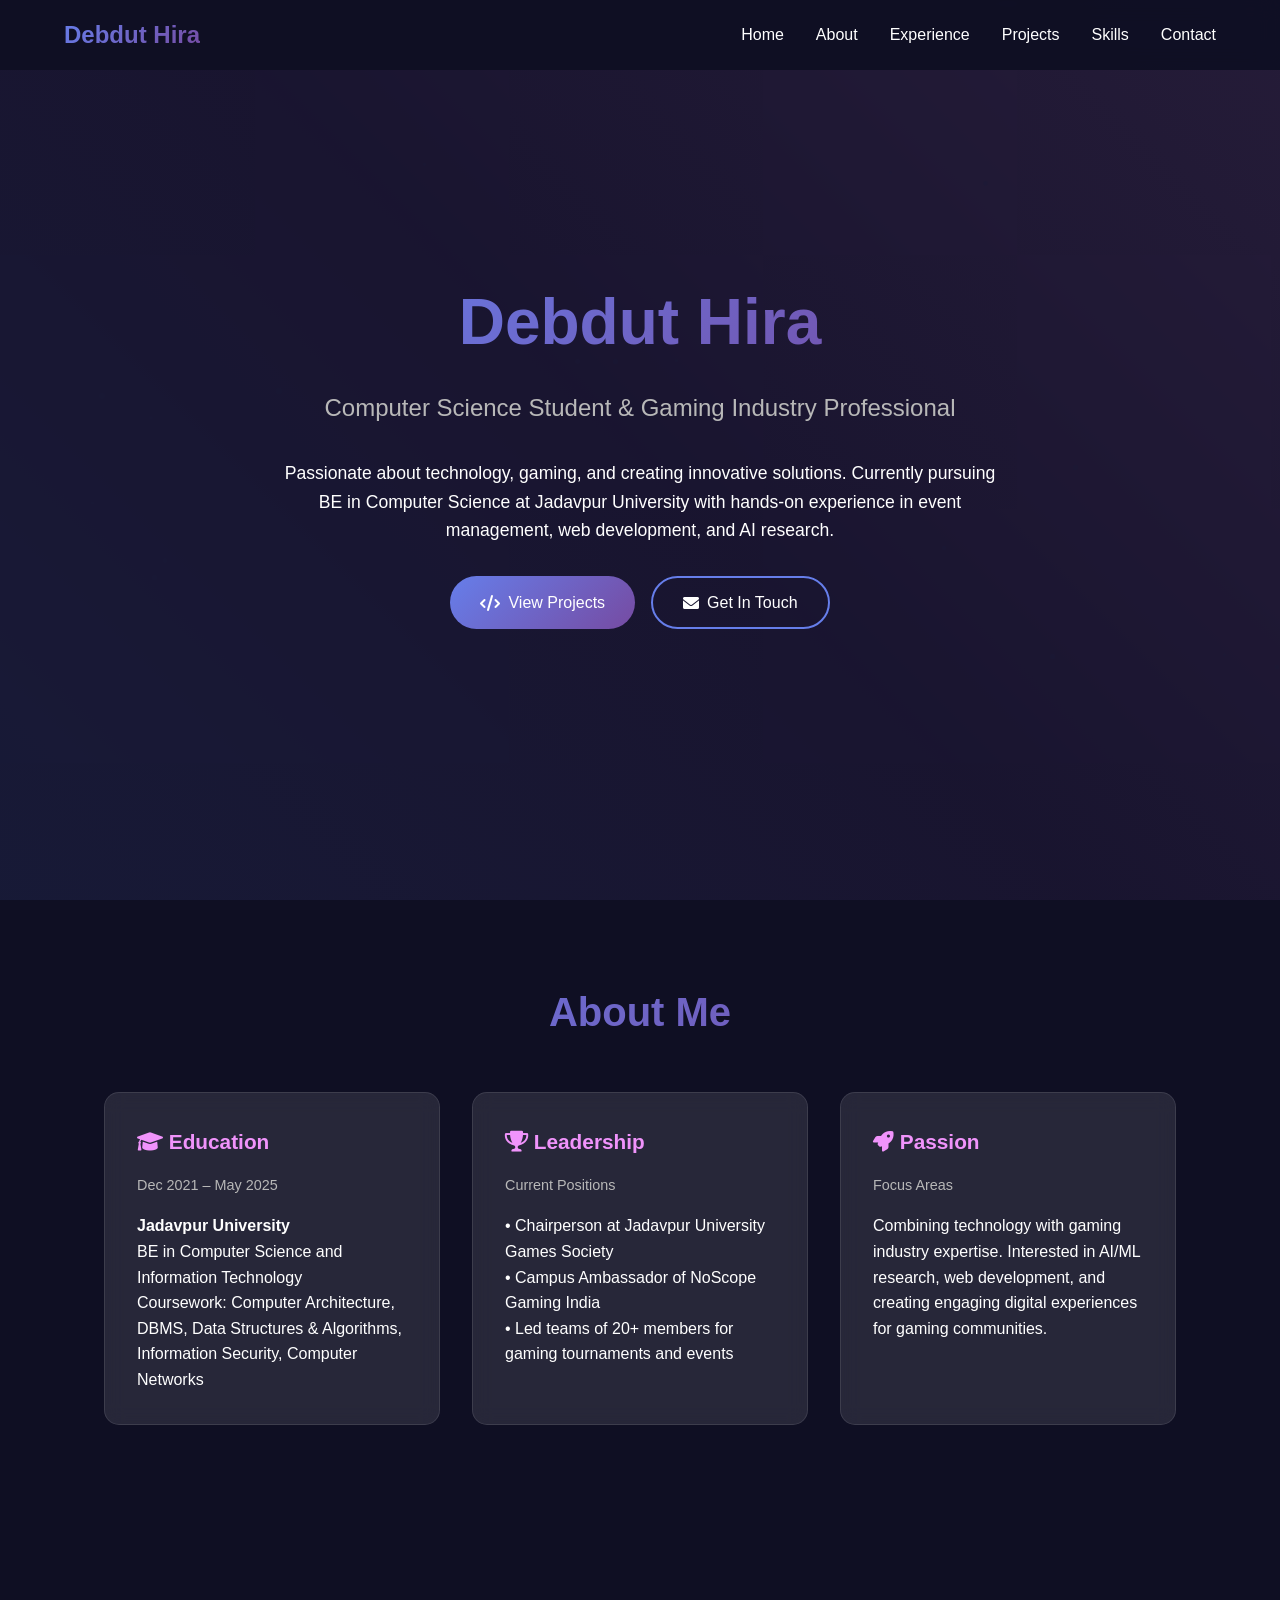
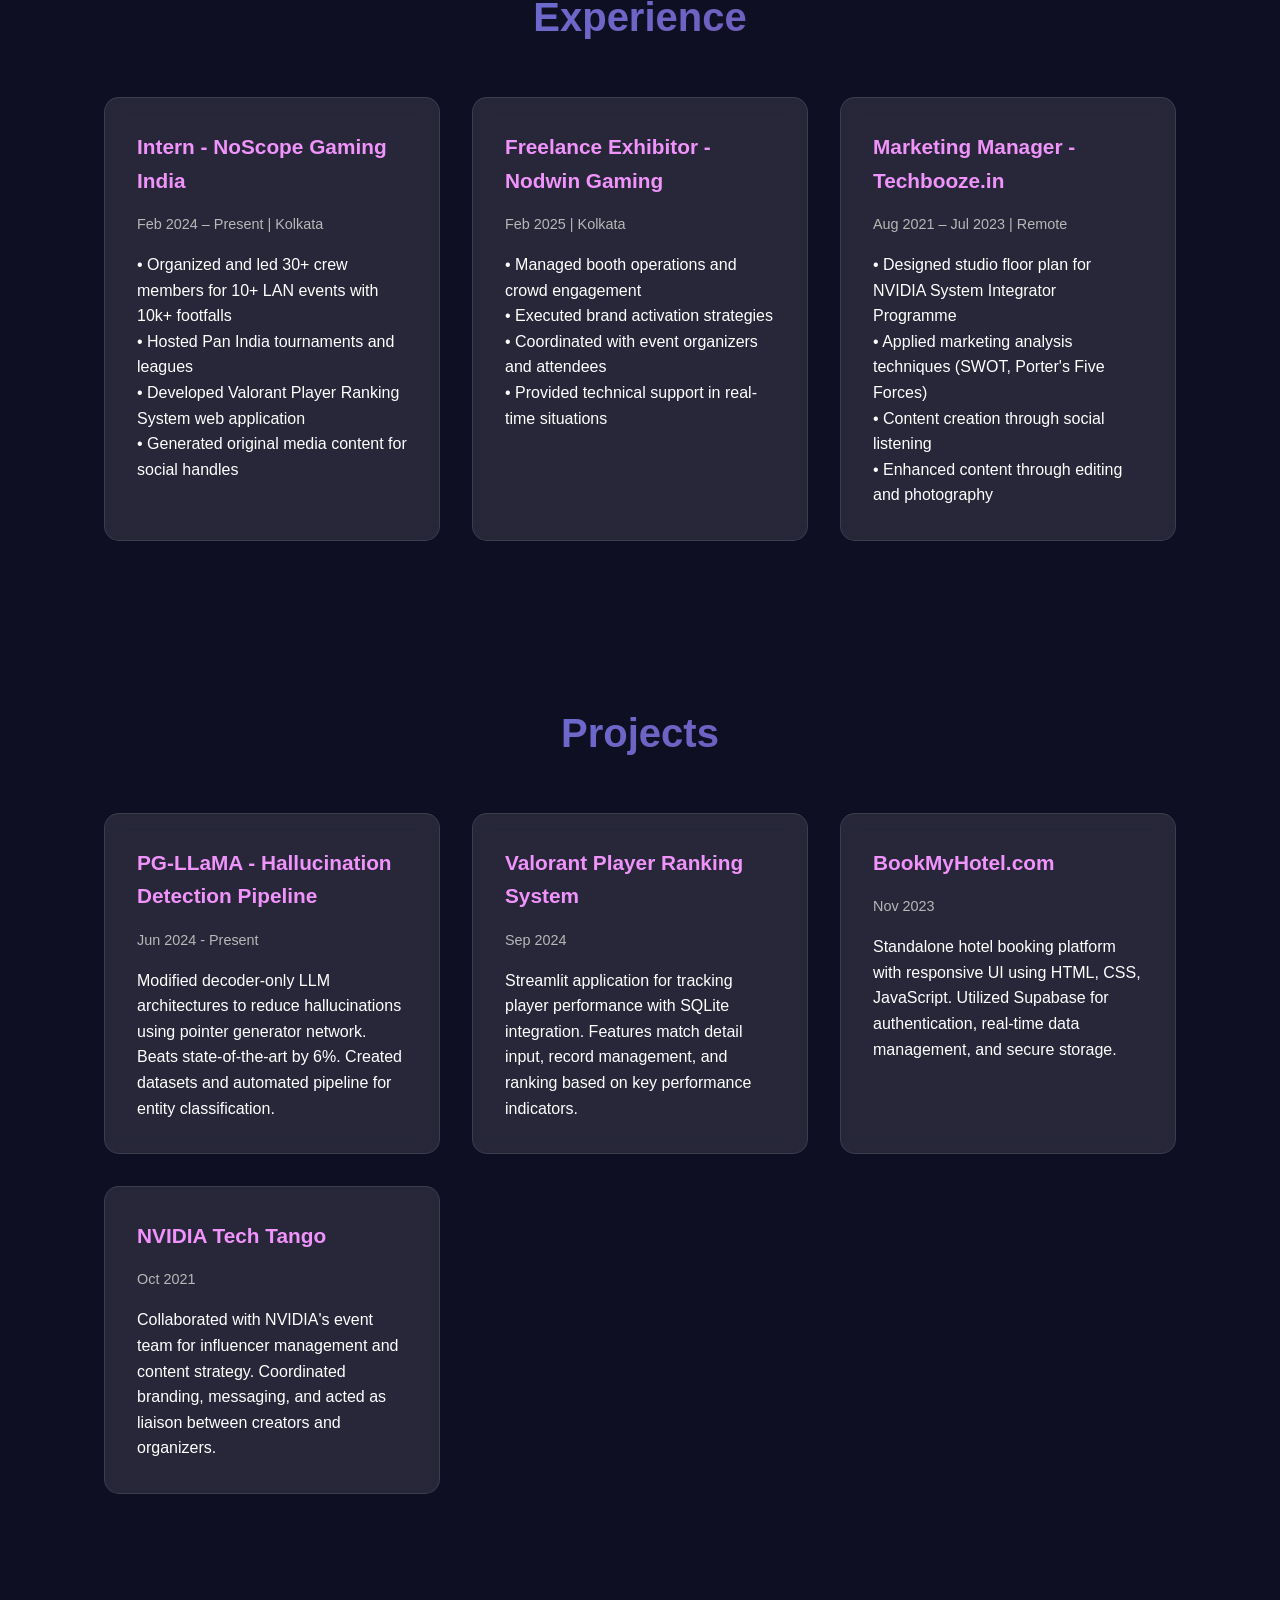
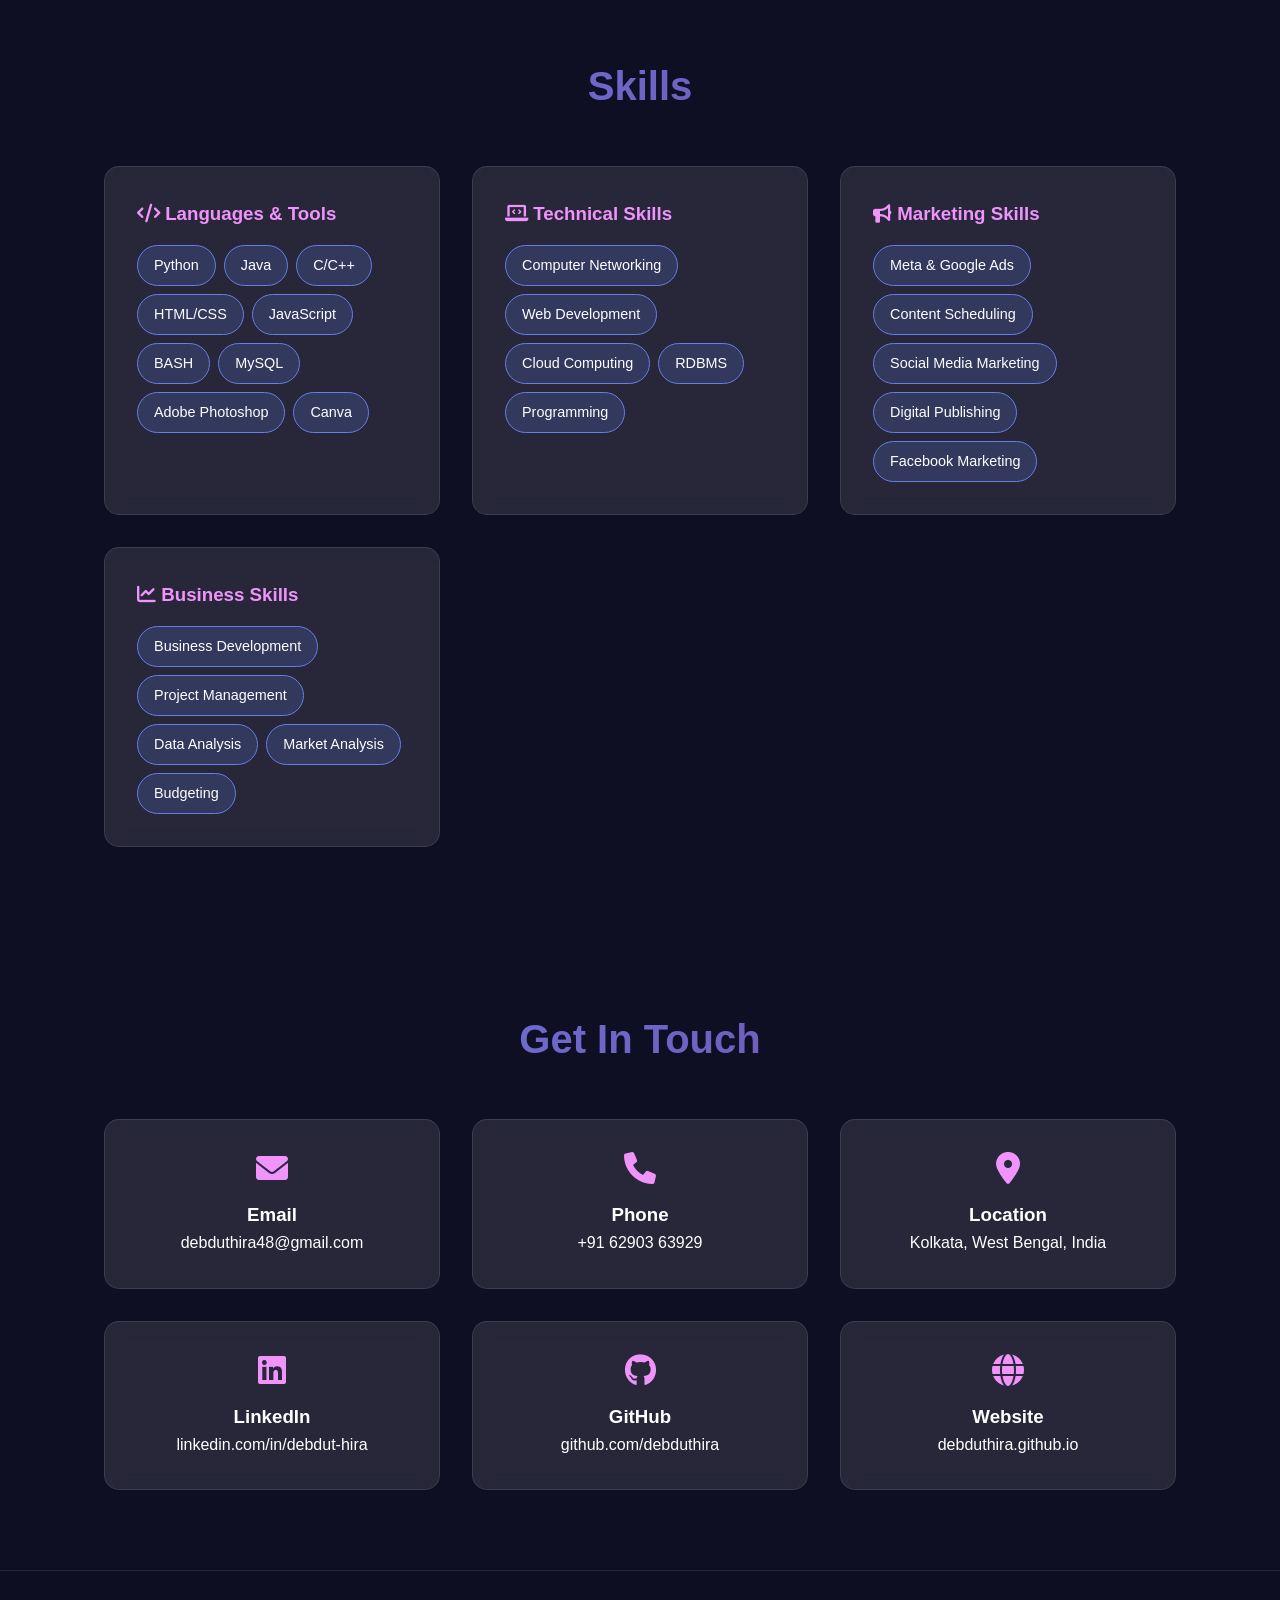
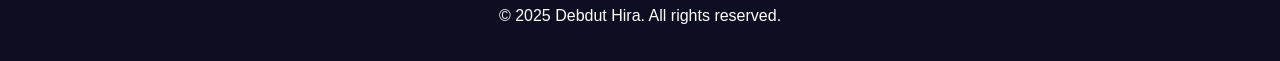
<file: index.html>
<!DOCTYPE html>
<html lang="en">
<head>
    <meta charset="UTF-8">
    <meta name="viewport" content="width=device-width, initial-scale=1.0">
    <title>Debdut Hira - Portfolio</title>
    <link href="https://cdnjs.cloudflare.com/ajax/libs/font-awesome/6.0.0/css/all.min.css" rel="stylesheet">
    <style>
        * {
            margin: 0;
            padding: 0;
            box-sizing: border-box;
        }

        :root {
            --primary-color: #667eea;
            --secondary-color: #764ba2;
            --accent-color: #f093fb;
            --dark-bg: #0f0f23;
            --card-bg: rgba(255, 255, 255, 0.1);
            --text-primary: #ffffff;
            --text-secondary: #b8b8b8;
            --gradient: linear-gradient(135deg, var(--primary-color), var(--secondary-color));
        }

        body {
            font-family: 'Segoe UI', Tahoma, Geneva, Verdana, sans-serif;
            background: var(--dark-bg);
            color: var(--text-primary);
            line-height: 1.6;
            overflow-x: hidden;
        }

        /* Animated background */
        .bg-animation {
            position: fixed;
            top: 0;
            left: 0;
            width: 100%;
            height: 100%;
            z-index: -1;
            opacity: 0.1;
        }

        .bg-animation::before {
            content: '';
            position: absolute;
            top: 0;
            left: 0;
            width: 100%;
            height: 100%;
            background: linear-gradient(45deg, var(--primary-color), var(--secondary-color), var(--accent-color));
            animation: gradientShift 15s ease infinite;
        }

        @keyframes gradientShift {
            0%, 100% { transform: translateX(-50%) translateY(-50%) rotate(0deg); }
            50% { transform: translateX(-50%) translateY(-50%) rotate(180deg); }
        }

        /* Navigation */
        nav {
            position: fixed;
            top: 0;
            width: 100%;
            padding: 1rem 5%;
            background: rgba(15, 15, 35, 0.95);
            backdrop-filter: blur(10px);
            z-index: 1000;
            transition: all 0.3s ease;
        }

        nav.scrolled {
            background: rgba(15, 15, 35, 0.98);
            box-shadow: 0 2px 20px rgba(0, 0, 0, 0.3);
        }

        .nav-container {
            display: flex;
            justify-content: space-between;
            align-items: center;
            max-width: 1200px;
            margin: 0 auto;
        }

        .logo {
            font-size: 1.5rem;
            font-weight: bold;
            background: var(--gradient);
            -webkit-background-clip: text;
            -webkit-text-fill-color: transparent;
            background-clip: text;
        }

        .nav-links {
            display: flex;
            list-style: none;
            gap: 2rem;
        }

        .nav-links a {
            color: var(--text-primary);
            text-decoration: none;
            transition: all 0.3s ease;
            position: relative;
        }

        .nav-links a:hover {
            color: var(--accent-color);
        }

        .nav-links a::after {
            content: '';
            position: absolute;
            bottom: -5px;
            left: 0;
            width: 0;
            height: 2px;
            background: var(--gradient);
            transition: width 0.3s ease;
        }

        .nav-links a:hover::after {
            width: 100%;
        }

        /* Hero Section */
        .hero {
            height: 100vh;
            display: flex;
            align-items: center;
            justify-content: center;
            text-align: center;
            position: relative;
        }

        .hero-content {
            max-width: 800px;
            padding: 2rem;
            animation: fadeInUp 1s ease;
        }

        .hero h1 {
            font-size: 4rem;
            margin-bottom: 1rem;
            background: var(--gradient);
            -webkit-background-clip: text;
            -webkit-text-fill-color: transparent;
            background-clip: text;
            animation: slideInLeft 1s ease 0.2s both;
        }

        .hero .subtitle {
            font-size: 1.5rem;
            color: var(--text-secondary);
            margin-bottom: 2rem;
            animation: slideInRight 1s ease 0.4s both;
        }

        .hero .description {
            font-size: 1.1rem;
            margin-bottom: 2rem;
            animation: fadeInUp 1s ease 0.6s both;
        }

        .cta-buttons {
            display: flex;
            gap: 1rem;
            justify-content: center;
            flex-wrap: wrap;
            animation: fadeInUp 1s ease 0.8s both;
        }

        .btn {
            padding: 12px 30px;
            border: none;
            border-radius: 50px;
            font-size: 1rem;
            cursor: pointer;
            transition: all 0.3s ease;
            text-decoration: none;
            display: inline-flex;
            align-items: center;
            gap: 0.5rem;
        }

        .btn-primary {
            background: var(--gradient);
            color: white;
            transform: translateY(0);
        }

        .btn-primary:hover {
            transform: translateY(-3px);
            box-shadow: 0 10px 25px rgba(102, 126, 234, 0.4);
        }

        .btn-secondary {
            background: transparent;
            color: var(--text-primary);
            border: 2px solid var(--primary-color);
        }

        .btn-secondary:hover {
            background: var(--primary-color);
            transform: translateY(-3px);
        }

        /* Sections */
        .section {
            padding: 5rem 5%;
            max-width: 1200px;
            margin: 0 auto;
        }

        .section-title {
            font-size: 2.5rem;
            text-align: center;
            margin-bottom: 3rem;
            background: var(--gradient);
            -webkit-background-clip: text;
            -webkit-text-fill-color: transparent;
            background-clip: text;
        }

        /* Cards */
        .cards-grid {
            display: grid;
            grid-template-columns: repeat(auto-fit, minmax(300px, 1fr));
            gap: 2rem;
            margin-top: 2rem;
        }

        .card {
            background: var(--card-bg);
            padding: 2rem;
            border-radius: 15px;
            backdrop-filter: blur(10px);
            border: 1px solid rgba(255, 255, 255, 0.1);
            transition: all 0.3s ease;
            position: relative;
            overflow: hidden;
        }

        .card::before {
            content: '';
            position: absolute;
            top: 0;
            left: -100%;
            width: 100%;
            height: 100%;
            background: linear-gradient(90deg, transparent, rgba(255, 255, 255, 0.1), transparent);
            transition: left 0.5s ease;
        }

        .card:hover::before {
            left: 100%;
        }

        .card:hover {
            transform: translateY(-10px);
            box-shadow: 0 20px 40px rgba(0, 0, 0, 0.3);
        }

        .card h3 {
            color: var(--accent-color);
            margin-bottom: 1rem;
            font-size: 1.3rem;
        }

        .card .meta {
            color: var(--text-secondary);
            font-size: 0.9rem;
            margin-bottom: 1rem;
        }

        /* Skills */
        .skills-container {
            display: grid;
            grid-template-columns: repeat(auto-fit, minmax(250px, 1fr));
            gap: 2rem;
        }

        .skill-category {
            background: var(--card-bg);
            padding: 2rem;
            border-radius: 15px;
            backdrop-filter: blur(10px);
            border: 1px solid rgba(255, 255, 255, 0.1);
        }

        .skill-category h3 {
            color: var(--accent-color);
            margin-bottom: 1rem;
        }

        .skill-tags {
            display: flex;
            flex-wrap: wrap;
            gap: 0.5rem;
        }

        .skill-tag {
            background: rgba(102, 126, 234, 0.2);
            padding: 0.5rem 1rem;
            border-radius: 25px;
            font-size: 0.9rem;
            border: 1px solid var(--primary-color);
            transition: all 0.3s ease;
        }

        .skill-tag:hover {
            background: var(--primary-color);
            transform: scale(1.05);
        }

        /* Contact */
        .contact-info {
            display: grid;
            grid-template-columns: repeat(auto-fit, minmax(250px, 1fr));
            gap: 2rem;
            text-align: center;
        }

        .contact-item {
            background: var(--card-bg);
            padding: 2rem;
            border-radius: 15px;
            backdrop-filter: blur(10px);
            border: 1px solid rgba(255, 255, 255, 0.1);
            transition: all 0.3s ease;
        }

        .contact-item:hover {
            transform: translateY(-5px);
        }

        .contact-item i {
            font-size: 2rem;
            color: var(--accent-color);
            margin-bottom: 1rem;
        }

        .contact-item a {
            color: var(--text-primary);
            text-decoration: none;
            transition: color 0.3s ease;
        }

        .contact-item a:hover {
            color: var(--accent-color);
        }

        /* Footer */
        footer {
            background: rgba(15, 15, 35, 0.95);
            text-align: center;
            padding: 2rem;
            border-top: 1px solid rgba(255, 255, 255, 0.1);
        }

        /* Animations */
        @keyframes fadeInUp {
            from {
                opacity: 0;
                transform: translateY(50px);
            }
            to {
                opacity: 1;
                transform: translateY(0);
            }
        }

        @keyframes slideInLeft {
            from {
                opacity: 0;
                transform: translateX(-100px);
            }
            to {
                opacity: 1;
                transform: translateX(0);
            }
        }

        @keyframes slideInRight {
            from {
                opacity: 0;
                transform: translateX(100px);
            }
            to {
                opacity: 1;
                transform: translateX(0);
            }
        }

        .fade-in {
            opacity: 0;
            transform: translateY(50px);
            transition: all 0.6s ease;
        }

        .fade-in.visible {
            opacity: 1;
            transform: translateY(0);
        }

        /* Mobile Menu */
        .mobile-menu {
            display: none;
            cursor: pointer;
            font-size: 1.5rem;
        }

        @media (max-width: 768px) {
            .nav-links {
                display: none;
            }
            
            .mobile-menu {
                display: block;
            }
            
            .hero h1 {
                font-size: 2.5rem;
            }
            
            .hero .subtitle {
                font-size: 1.2rem;
            }
            
            .cta-buttons {
                flex-direction: column;
                align-items: center;
            }
            
            .section {
                padding: 3rem 5%;
            }
        }

        /* Scroll indicator */
        .scroll-indicator {
            position: fixed;
            top: 0;
            left: 0;
            width: 0%;
            height: 3px;
            background: var(--gradient);
            z-index: 1001;
            transition: width 0.3s ease;
        }
    </style>
</head>
<body>
    <div class="bg-animation"></div>
    <div class="scroll-indicator" id="scrollIndicator"></div>

    <nav id="navbar">
        <div class="nav-container">
            <div class="logo">Debdut Hira</div>
            <ul class="nav-links">
                <li><a href="#home">Home</a></li>
                <li><a href="#about">About</a></li>
                <li><a href="#experience">Experience</a></li>
                <li><a href="#projects">Projects</a></li>
                <li><a href="#skills">Skills</a></li>
                <li><a href="#contact">Contact</a></li>
            </ul>
            <div class="mobile-menu">
                <i class="fas fa-bars"></i>
            </div>
        </div>
    </nav>

    <section id="home" class="hero">
        <div class="hero-content">
            <h1>Debdut Hira</h1>
            <p class="subtitle">Computer Science Student & Gaming Industry Professional</p>
            <p class="description">
                Passionate about technology, gaming, and creating innovative solutions. 
                Currently pursuing BE in Computer Science at Jadavpur University with hands-on experience 
                in event management, web development, and AI research.
            </p>
            <div class="cta-buttons">
                <a href="#projects" class="btn btn-primary">
                    <i class="fas fa-code"></i> View Projects
                </a>
                <a href="#contact" class="btn btn-secondary">
                    <i class="fas fa-envelope"></i> Get In Touch
                </a>
            </div>
        </div>
    </section>

    <section id="about" class="section fade-in">
        <h2 class="section-title">About Me</h2>
        <div class="cards-grid">
            <div class="card">
                <h3><i class="fas fa-graduation-cap"></i> Education</h3>
                <div class="meta">Dec 2021 – May 2025</div>
                <p><strong>Jadavpur University</strong><br>
                BE in Computer Science and Information Technology<br>
                Coursework: Computer Architecture, DBMS, Data Structures & Algorithms, Information Security, Computer Networks</p>
            </div>
            <div class="card">
                <h3><i class="fas fa-trophy"></i> Leadership</h3>
                <div class="meta">Current Positions</div>
                <p>• Chairperson at Jadavpur University Games Society<br>
                • Campus Ambassador of NoScope Gaming India<br>
                • Led teams of 20+ members for gaming tournaments and events</p>
            </div>
            <div class="card">
                <h3><i class="fas fa-rocket"></i> Passion</h3>
                <div class="meta">Focus Areas</div>
                <p>Combining technology with gaming industry expertise. Interested in AI/ML research, 
                web development, and creating engaging digital experiences for gaming communities.</p>
            </div>
        </div>
    </section>

    <section id="experience" class="section fade-in">
        <h2 class="section-title">Experience</h2>
        <div class="cards-grid">
            <div class="card">
                <h3>Intern - NoScope Gaming India</h3>
                <div class="meta">Feb 2024 – Present | Kolkata</div>
                <p>• Organized and led 30+ crew members for 10+ LAN events with 10k+ footfalls<br>
                • Hosted Pan India tournaments and leagues<br>
                • Developed Valorant Player Ranking System web application<br>
                • Generated original media content for social handles</p>
            </div>
            <div class="card">
                <h3>Freelance Exhibitor - Nodwin Gaming</h3>
                <div class="meta">Feb 2025 | Kolkata</div>
                <p>• Managed booth operations and crowd engagement<br>
                • Executed brand activation strategies<br>
                • Coordinated with event organizers and attendees<br>
                • Provided technical support in real-time situations</p>
            </div>
            <div class="card">
                <h3>Marketing Manager - Techbooze.in</h3>
                <div class="meta">Aug 2021 – Jul 2023 | Remote</div>
                <p>• Designed studio floor plan for NVIDIA System Integrator Programme<br>
                • Applied marketing analysis techniques (SWOT, Porter's Five Forces)<br>
                • Content creation through social listening<br>
                • Enhanced content through editing and photography</p>
            </div>
        </div>
    </section>

    <section id="projects" class="section fade-in">
        <h2 class="section-title">Projects</h2>
        <div class="cards-grid">
            <div class="card">
                <h3>PG-LLaMA - Hallucination Detection Pipeline</h3>
                <div class="meta">Jun 2024 - Present</div>
                <p>Modified decoder-only LLM architectures to reduce hallucinations using pointer generator network. 
                Beats state-of-the-art by 6%. Created datasets and automated pipeline for entity classification.</p>
            </div>
            <div class="card">
                <h3>Valorant Player Ranking System</h3>
                <div class="meta">Sep 2024</div>
                <p>Streamlit application for tracking player performance with SQLite integration. 
                Features match detail input, record management, and ranking based on key performance indicators.</p>
            </div>
            <div class="card">
                <h3>BookMyHotel.com</h3>
                <div class="meta">Nov 2023</div>
                <p>Standalone hotel booking platform with responsive UI using HTML, CSS, JavaScript. 
                Utilized Supabase for authentication, real-time data management, and secure storage.</p>
            </div>
            <div class="card">
                <h3>NVIDIA Tech Tango</h3>
                <div class="meta">Oct 2021</div>
                <p>Collaborated with NVIDIA's event team for influencer management and content strategy. 
                Coordinated branding, messaging, and acted as liaison between creators and organizers.</p>
            </div>
        </div>
    </section>

    <section id="skills" class="section fade-in">
        <h2 class="section-title">Skills</h2>
        <div class="skills-container">
            <div class="skill-category">
                <h3><i class="fas fa-code"></i> Languages & Tools</h3>
                <div class="skill-tags">
                    <span class="skill-tag">Python</span>
                    <span class="skill-tag">Java</span>
                    <span class="skill-tag">C/C++</span>
                    <span class="skill-tag">HTML/CSS</span>
                    <span class="skill-tag">JavaScript</span>
                    <span class="skill-tag">BASH</span>
                    <span class="skill-tag">MySQL</span>
                    <span class="skill-tag">Adobe Photoshop</span>
                    <span class="skill-tag">Canva</span>
                </div>
            </div>
            <div class="skill-category">
                <h3><i class="fas fa-laptop-code"></i> Technical Skills</h3>
                <div class="skill-tags">
                    <span class="skill-tag">Computer Networking</span>
                    <span class="skill-tag">Web Development</span>
                    <span class="skill-tag">Cloud Computing</span>
                    <span class="skill-tag">RDBMS</span>
                    <span class="skill-tag">Programming</span>
                </div>
            </div>
            <div class="skill-category">
                <h3><i class="fas fa-bullhorn"></i> Marketing Skills</h3>
                <div class="skill-tags">
                    <span class="skill-tag">Meta & Google Ads</span>
                    <span class="skill-tag">Content Scheduling</span>
                    <span class="skill-tag">Social Media Marketing</span>
                    <span class="skill-tag">Digital Publishing</span>
                    <span class="skill-tag">Facebook Marketing</span>
                </div>
            </div>
            <div class="skill-category">
                <h3><i class="fas fa-chart-line"></i> Business Skills</h3>
                <div class="skill-tags">
                    <span class="skill-tag">Business Development</span>
                    <span class="skill-tag">Project Management</span>
                    <span class="skill-tag">Data Analysis</span>
                    <span class="skill-tag">Market Analysis</span>
                    <span class="skill-tag">Budgeting</span>
                </div>
            </div>
        </div>
    </section>

    <section id="contact" class="section fade-in">
        <h2 class="section-title">Get In Touch</h2>
        <div class="contact-info">
            <div class="contact-item">
                <i class="fas fa-envelope"></i>
                <h3>Email</h3>
                <p><a href="mailto:debduthira48@gmail.com">debduthira48@gmail.com</a></p>
            </div>
            <div class="contact-item">
                <i class="fas fa-phone"></i>
                <h3>Phone</h3>
                <p><a href="tel:+916290363929">+91 62903 63929</a></p>
            </div>
            <div class="contact-item">
                <i class="fas fa-map-marker-alt"></i>
                <h3>Location</h3>
                <p>Kolkata, West Bengal, India</p>
            </div>
            <div class="contact-item">
                <i class="fab fa-linkedin"></i>
                <h3>LinkedIn</h3>
                <p><a href="https://linkedin.com/in/debdut-hira" target="_blank">linkedin.com/in/debdut-hira</a></p>
            </div>
            <div class="contact-item">
                <i class="fab fa-github"></i>
                <h3>GitHub</h3>
                <p><a href="https://github.com/debduthira" target="_blank">github.com/debduthira</a></p>
            </div>
            <div class="contact-item">
                <i class="fas fa-globe"></i>
                <h3>Website</h3>
                <p><a href="https://debduthira.github.io" target="_blank">debduthira.github.io</a></p>
            </div>
        </div>
    </section>

    <footer>
        <p>&copy; 2025 Debdut Hira. All rights reserved.</p>
    </footer>

    <script>
        // Smooth scrolling for navigation links
        document.querySelectorAll('a[href^="#"]').forEach(anchor => {
            anchor.addEventListener('click', function (e) {
                e.preventDefault();
                const target = document.querySelector(this.getAttribute('href'));
                if (target) {
                    target.scrollIntoView({
                        behavior: 'smooth',
                        block: 'start'
                    });
                }
            });
        });

        // Navbar scroll effect
        window.addEventListener('scroll', () => {
            const navbar = document.getElementById('navbar');
            const scrollIndicator = document.getElementById('scrollIndicator');
            
            if (window.scrollY > 50) {
                navbar.classList.add('scrolled');
            } else {
                navbar.classList.remove('scrolled');
            }

            // Update scroll indicator
            const winScroll = document.body.scrollTop || document.documentElement.scrollTop;
            const height = document.documentElement.scrollHeight - document.documentElement.clientHeight;
            const scrolled = (winScroll / height) * 100;
            scrollIndicator.style.width = scrolled + '%';
        });

        // Intersection Observer for fade-in animations
        const observerOptions = {
            threshold: 0.1,
            rootMargin: '0px 0px -50px 0px'
        };

        const observer = new IntersectionObserver((entries) => {
            entries.forEach(entry => {
                if (entry.isIntersecting) {
                    entry.target.classList.add('visible');
                }
            });
        }, observerOptions);

        document.querySelectorAll('.fade-in').forEach(el => {
            observer.observe(el);
        });

        // Add hover effects to cards
        document.querySelectorAll('.card').forEach(card => {
            card.addEventListener('mouseenter', function() {
                this.style.transform = 'translateY(-10px) scale(1.02)';
            });
            
            card.addEventListener('mouseleave', function() {
                this.style.transform = 'translateY(0) scale(1)';
            });
        });

        // Add click effects to buttons
        document.querySelectorAll('.btn').forEach(btn => {
            btn.addEventListener('click', function(e) {
                const ripple = document.createElement('span');
                const rect = this.getBoundingClientRect();
                const size = Math.max(rect.width, rect.height);
                const x = e.clientX - rect.left - size / 2;
                const y = e.clientY - rect.top - size / 2;
                
                ripple.style.width = ripple.style.height = size + 'px';
                ripple.style.left = x + 'px';
                ripple.style.top = y + 'px';
                ripple.classList.add('ripple');
                
                this.appendChild(ripple);
                
                setTimeout(() => {
                    ripple.remove();
                }, 600);
            });
        });

        // Parallax effect for hero section
        window.addEventListener('scroll', () => {
            const scrolled = window.pageYOffset;
            const hero = document.querySelector('.hero');
            const rate = scrolled * -0.5;
            
            if (hero) {
                hero.style.transform = `translateY(${rate}px)`;
            }
        });

        // Dynamic typing effect for hero title
        function typeWriter(element, text, speed = 100) {
            let i = 0;
            element.innerHTML = '';
            
            function type() {
                if (i < text.length) {
                    element.innerHTML += text.charAt(i);
                    i++;
                    setTimeout(type, speed);
                }
            }
            type();
        }

        // Initialize typing effect when page loads
        window.addEventListener('load', () => {
            const title = document.querySelector('.hero h1');
            if (title) {
                const originalText = title.textContent;
                typeWriter(title, originalText, 150);
            }
        });

        // Add loading animation
        window.addEventListener('load', () => {
            document.body.classList.add('loaded');
        });

        // Add random floating animation to background
        function createFloatingElements() {
            const container = document.querySelector('.bg-animation');
            
            for (let i = 0; i < 20; i++) {
                const element = document.createElement('div');
                element.style.position = 'absolute';
                element.style.width = Math.random() * 4 + 2 + 'px';
                element.style.height = element.style.width;
                element.style.background = 'rgba(102, 126, 234, 0.3)';
                element.style.borderRadius = '50%';
                element.style.left = Math.random() * 100 + '%';
                element.style.top = Math.random() * 100 + '%';
                element.style.animation = `float ${Math.random() * 10 + 10}s linear infinite`;
                element.style.animationDelay = Math.random() * 10 + 's';
                
                container.appendChild(element);
            }
        }

        // Add floating animation keyframes
        const style = document.createElement('style');
        style.textContent = `
            @keyframes float {
                0% { transform: translateY(100vh) rotate(0deg); opacity: 0; }
                10% { opacity: 1; }
                90% { opacity: 1; }
                100% { transform: translateY(-100vh) rotate(360deg); opacity: 0; }
            }
            
            .ripple {
                position: absolute;
                border-radius: 50%;
                background: rgba(255, 255, 255, 0.3);
                transform: scale(0);
                animation: ripple-animation 0.6s linear;
                pointer-events: none;
            }
            
            @keyframes ripple-animation {
                to {
                    transform: scale(4);
                    opacity: 0;
                }
            }
        `;
        document.head.appendChild(style);

        createFloatingElements();
    </script>
</body>
</html>
</file>
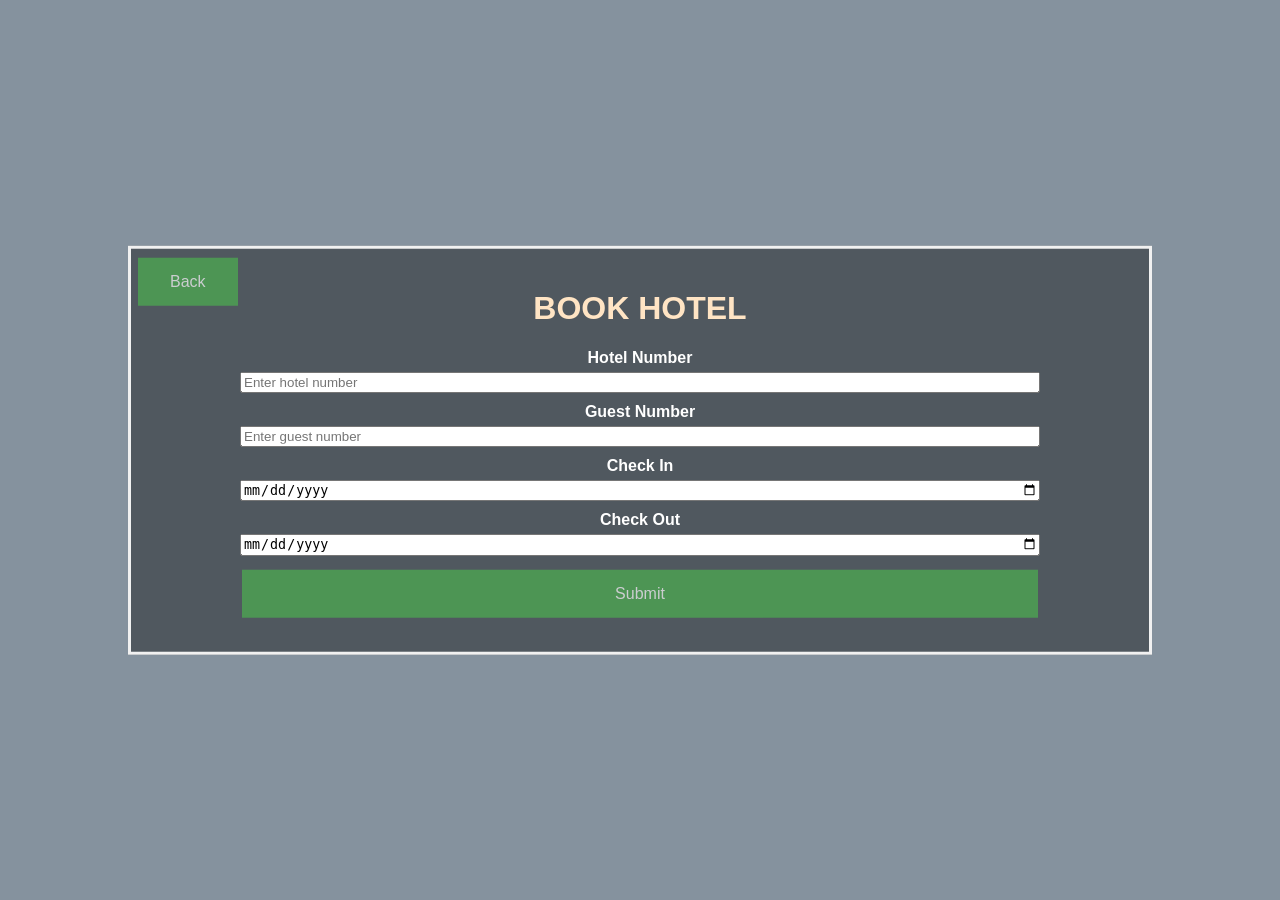
<file: booking.html>
<!DOCTYPE html>
<html>

<head>
  <title>Book Hotel</title>
  <link rel="icon" type="image/x-icon"
    href="https://www.freepnglogos.com/uploads/hotel-logo-png/hotel-bed-human-symbol-with-map-icon-download-29.png">
  <link href="style.css" rel="stylesheet" type="text/css" />
</head>

<body style="background-color: #85929E;">
  <div class="bg-image"></div>
  <div class="bg-text">
    <h1 style="text-align: center; color: bisque;">
      BOOK HOTEL
    </h1>
    <a href="index.html">
      <button style="position: absolute; top:5px; left: 5px; " class="button">
        Back
      </button>
    </a>
      <form style="display: flex; flex-direction: column; max-width: 800px; margin: 10px auto;">
        <label>
          Hotel Number
        </label>
        <input type="text" placeholder="Enter hotel number" style="margin: 5px 0 10px 0;" name="hId" />
        <label>
          Guest Number
        </label>
        <input type="text" placeholder="Enter guest number" style="margin: 5px 0 10px 0;" name="gId" />
        <label>
          Check In
        </label>
        <input type="date" style="margin: 5px 0 10px 0;" name="from" />
        <label>
          Check Out
        </label>
        <input type="date" style="margin: 5px 0 10px 0;" name="to" />
        <button class="button">
          Submit
        </button>
      </form>
  </div>
</body>
<script type="text/javascript">
  console.log("Hotel input")
  const form = document.getElementsByTagName("form")[0]

  const handleSubmit = (e) => {
    e.preventDefault()
    const formData = new FormData(form);
    const booking = {
      hotelId: formData.get("hId"),
      guestId: formData.get("gId"),
      checkIn: formData.get("from"),
      checkOut: formData.get("to"),
    }

    console.log(booking)
    if (booking.checkIn > booking.checkOut) {
      alert("Invalid data")
    }
  }

  form.addEventListener("submit", handleSubmit)

</script>

</html>
</file>
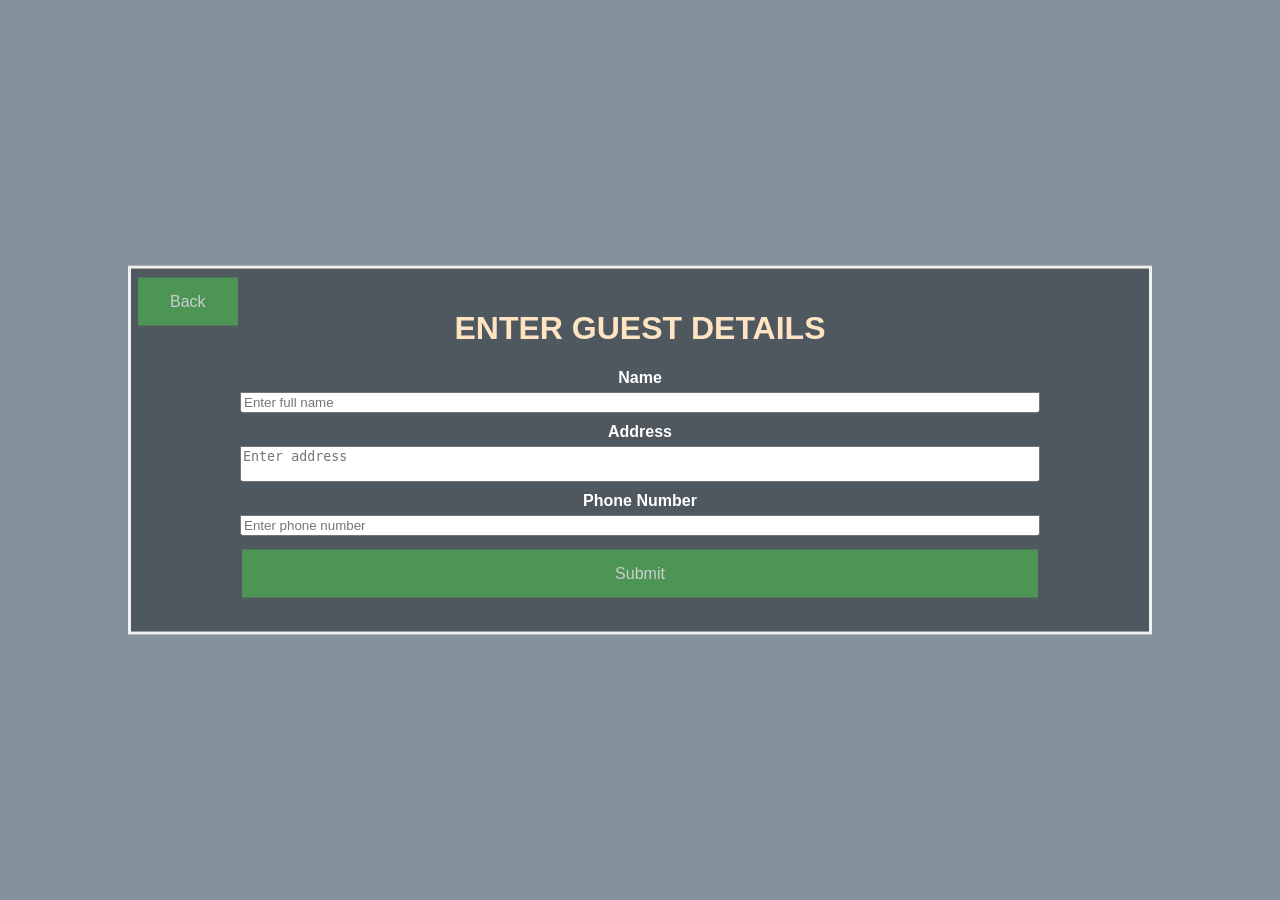
<file: guest.html>
<!DOCTYPE html>
<html>

<head>
  <title>Add Guest</title>
  <link rel="icon" type="image/x-icon"
    href="https://www.freepnglogos.com/uploads/hotel-logo-png/hotel-bed-human-symbol-with-map-icon-download-29.png">
  <link href="style.css" rel="stylesheet" type="text/css" />
</head>

<body style="background-color: #85929E;">
  <div class="bg-image"></div> 
  <div class="bg-text">
    <h1 style="text-align: center; color: bisque;">
      ENTER GUEST DETAILS
    </h1>
    <a href="index.html">
      <button style="position: absolute; top:5px; left: 5px; " class="button">
        Back
      </button>
    </a>
      <form method="post" action="guest.php"
        style="display: flex; flex-direction: column; max-width: 800px; margin: 10px auto;">
        <label>
          Name
        </label>
        <input type="text" placeholder="Enter full name" style="margin: 5px 0 10px 0;" name="name" />
        <label>
          Address
        </label>
        <textarea placeholder="Enter address" style="margin: 5px 0 10px 0;" name="address"; ></textarea>
        <label>
          Phone Number
        </label>
        <input type="number" placeholder="Enter phone number" style="margin: 5px 0 10px 0;" name="phone" />
        <button class="button">
          Submit
        </button>
      </form>
  </div>
</body>
<!--
  <script type="text/javascript">
  console.log("Hotel input")
  const form = document.getElementsByTagName("form")[0]

  const handleSubmit = (e) => {
    e.preventDefault()
    const formData = new FormData(form);
    const guest = {
      name: formData.get("name"),
      city: formData.get("address"),
      phone: formData.get("phone"),
    }
    console.log(guest)
  }

  form.addEventListener("submit", handleSubmit)

</script>
  -->

</html>
</file>
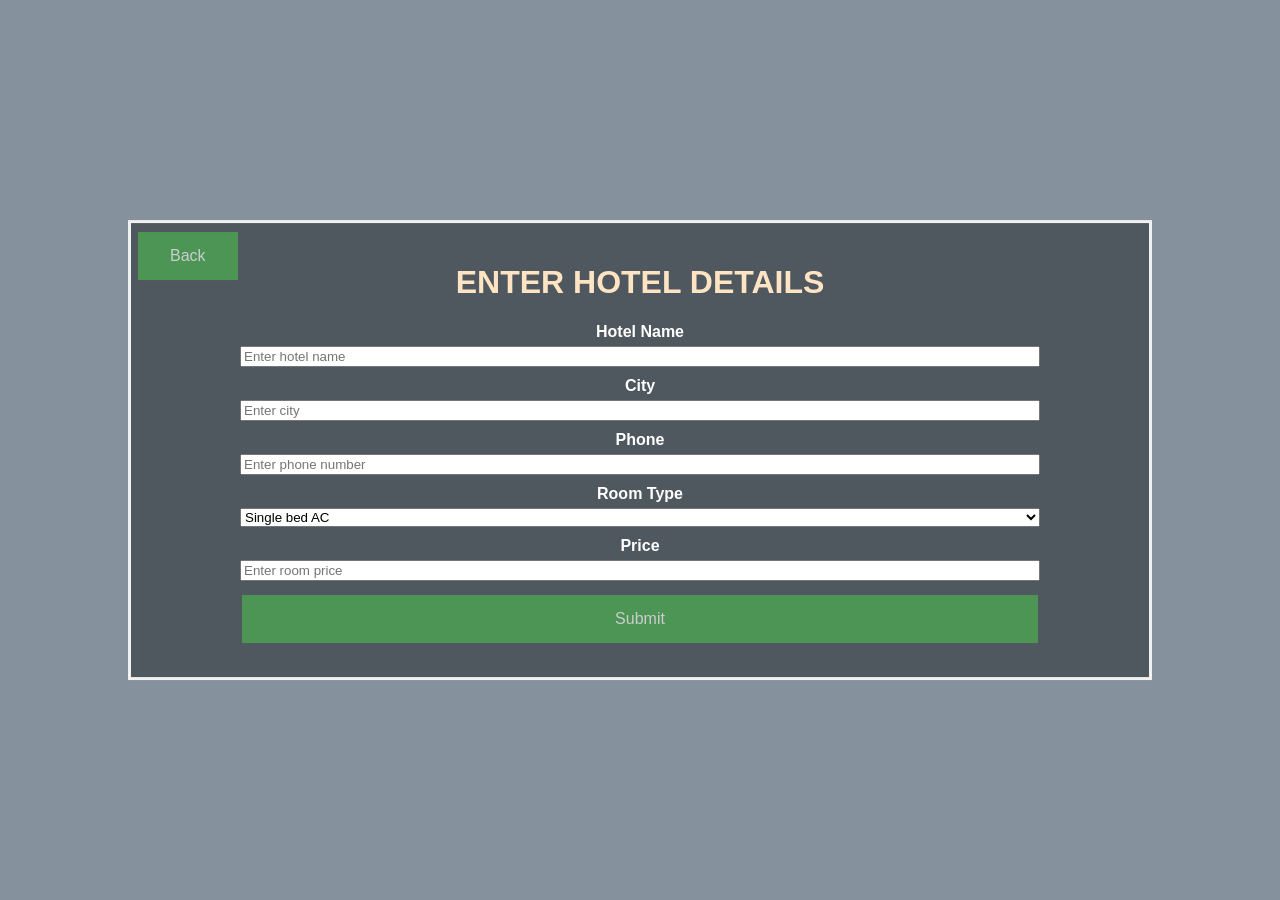
<file: hotel.html>
<!DOCTYPE html>
<html>

<head>
  <title>Input Hotel</title>
  <link rel="icon" type="image/x-icon"
    href="https://www.freepnglogos.com/uploads/hotel-logo-png/hotel-bed-human-symbol-with-map-icon-download-29.png">
  <link href="style.css" rel="stylesheet" type="text/css" />
</head>

<body style="background-color: #85929E;">
  <div class="bg-image"></div>
  <div class="bg-text">
    <h1 style="text-align: center; color: bisque;">
      ENTER HOTEL DETAILS
    </h1>
    <a href="index.html">
      <button style="position: absolute; top:5px; left: 5px; " class="button">
        Back
      </button>
    </a>
    <form style="display: flex; flex-direction: column; max-width: 800px; margin: 10px auto;">
      <label>
        Hotel Name
      </label>
      <input type="text" placeholder="Enter hotel name" style="margin: 5px 0 10px 0;" name="name" />
      <label>
        City
      </label>
      <input type="text" placeholder="Enter city" style="margin: 5px 0 10px 0;" name="city" />
      <label>
        Phone
      </label>
      <input type="number" placeholder="Enter phone number" style="margin: 5px 0 10px 0;" name="phone" />
      <label>
        Room Type
      </label>
      <select style="margin: 5px 0 10px 0;" name="room">
        <option>Single bed AC</option>
        <option>Double bed AC</option>
      </select>
      <label>
        Price
      </label>
      <input type="number" placeholder="Enter room price" style="margin: 5px 0 10px 0;" name="price" />
      <button class="button">
        Submit
      </button>
    </form>
  </div>
</body>

<script type="text/javascript">
  console.log("Hotel input")
  const form = document.getElementsByTagName("form")[0]

  const handleSubmit = (e) => {
    e.preventDefault()
    const formData = new FormData(form);
    const hotelDetails = {
      name: formData.get("name"),
      city: formData.get("city"),
      phone: formData.get("phone"),
      roomType: formData.get("room"),
      price: formData.get("price")
    }
    console.log(hotelDetails)
  }

  form.addEventListener("submit", handleSubmit)

</script>

</html>
</file>
<file: style.css>
body,
		html {
			height: 100%;
			margin: 0;
			font-family: Arial, Helvetica, sans-serif;
		}

		* {
			box-sizing: border-box;
		}

		.bg-image {
			
			background-image: url("https://images7.alphacoders.com/362/362619.jpg");

			filter: blur(8px);
			-webkit-filter: blur(8px);

			
			height: 100%;

			
			background-position: center;
			background-repeat: no-repeat;
			background-size: cover;
		}

		
		.bg-text {
			background-color: rgb(0, 0, 0);
			background-color: rgba(0, 0, 0, 0.4);
			color: white;
			font-weight: bold;
			border: 3px solid #f1f1f1;
			position: absolute;
			top: 50%;
			left: 50%;
			transform: translate(-50%, -50%);
			z-index: 2;
			width: 80%;
			padding: 20px;
			text-align: center;
		}

		.button {
			background-color: #4CAF50;
			border: none;
			color: white;
			padding: 15px 32px;
			text-align: center;
			text-decoration: none;
			display: inline-block;
			font-size: 16px;
			margin: 4px 2px;
			cursor: pointer;
			-webkit-transition-duration: 0.4s;
			transition-duration: 0.4s;
      opacity: 0.7;
			
		}
    .button:hover {
      transform: scale(1.05);
      box-shadow: 0 12px 16px 0 rgba(0,0,0,0.24), 0 17px 50px 0 rgba(0,0,0,0.19);
      opacity: 1;
    }
textarea {
   resize: none;
}
</file>
